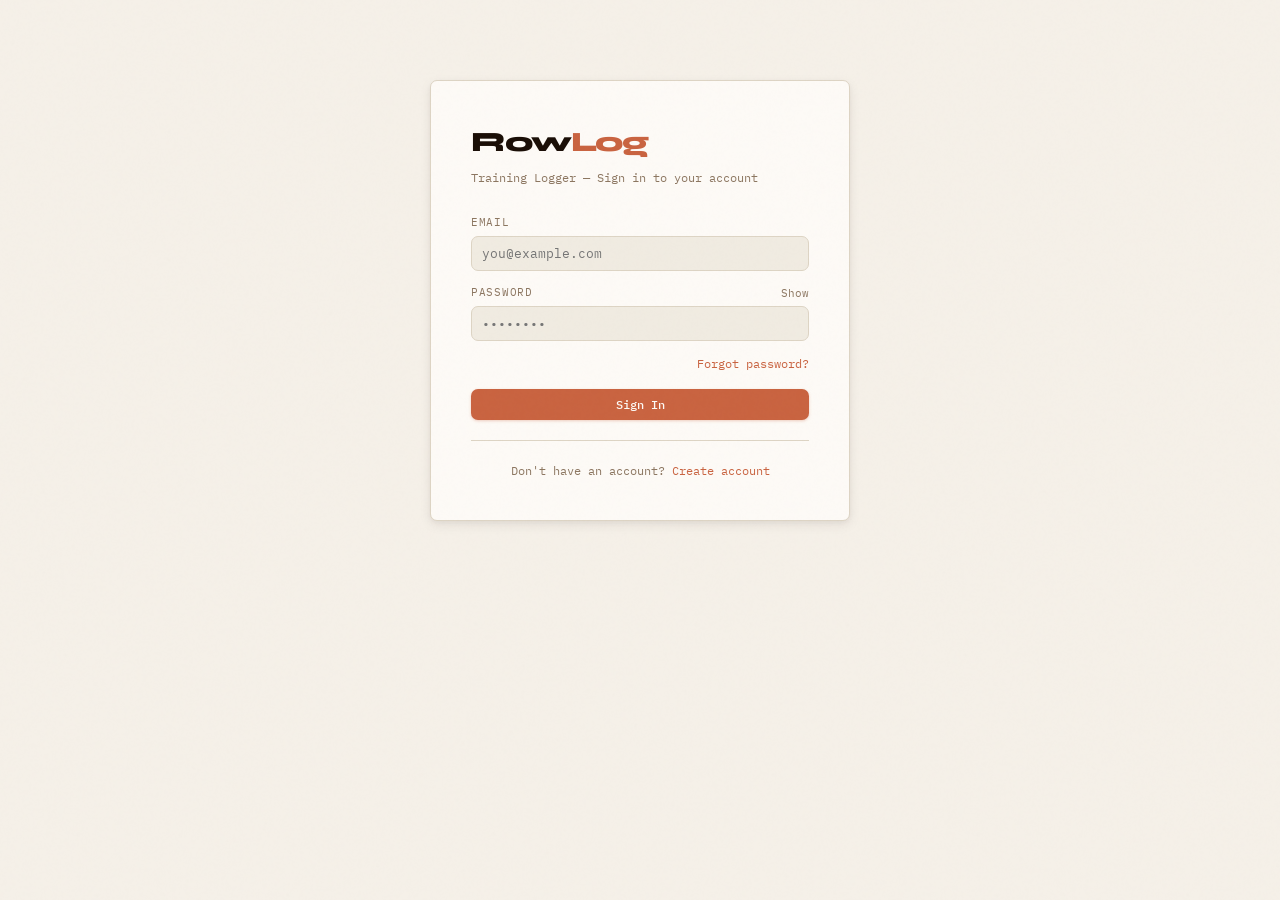
<file: pages/login.html>
<!DOCTYPE html>
<html lang="en">
<head>
  <meta charset="UTF-8">
  <meta name="viewport" content="width=device-width, initial-scale=1.0">
  <title>RowLog — Sign In</title>
  <link rel="preconnect" href="https://fonts.googleapis.com">
  <link rel="preconnect" href="https://fonts.gstatic.com" crossorigin>
  <link href="https://fonts.googleapis.com/css2?family=IBM+Plex+Mono:ital,wght@0,400;0,500;0,600;1,400&family=Syne:wght@400;600;700;800&display=swap" rel="stylesheet">
  <link rel="stylesheet" href="../css/styles.css">
  <style>
    html, body { overflow: auto; }
  </style>
</head>
<body>
<div class="auth-page">
  <div class="auth-card">
    <div class="auth-logo">Row<span>Log</span></div>
    <div class="auth-subtitle">Training Logger — Sign in to your account</div>

    <div id="login-error" class="auth-error"></div>

    <form id="login-form">
      <div class="form-group">
        <label>Email</label>
        <input type="email" id="login-email" placeholder="you@example.com" required autocomplete="email">
      </div>
      <div class="form-group">
        <label style="display:flex;justify-content:space-between;align-items:center">
          Password
          <button type="button" id="toggle-password" style="background:none;border:none;font-size:11px;color:var(--text2);cursor:pointer;padding:0;font-family:inherit">Show</button>
        </label>
        <input type="password" id="login-password" placeholder="••••••••" required autocomplete="current-password">
      </div>
      <div style="display:flex;justify-content:flex-end;margin-bottom:16px">
        <a href="#" id="forgot-link" class="auth-link">Forgot password?</a>
      </div>
      <button type="submit" class="btn btn-primary" style="width:100%;justify-content:center">Sign In</button>
    </form>

    <div class="auth-divider"></div>
    <div style="text-align:center">
      <span style="font-size:12px;color:var(--text2)">Don't have an account? </span>
      <a href="register.html" class="auth-link">Create account</a>
    </div>
  </div>
</div>

<script type="module">
  import { initLoginPage, checkAuth } from '../js/auth.js'

  // If already logged in, redirect
  checkAuth().then(session => {
    if (session) window.location.href = '/pages/app.html'
  })

  initLoginPage()
</script>
</body>
</html>
</file>
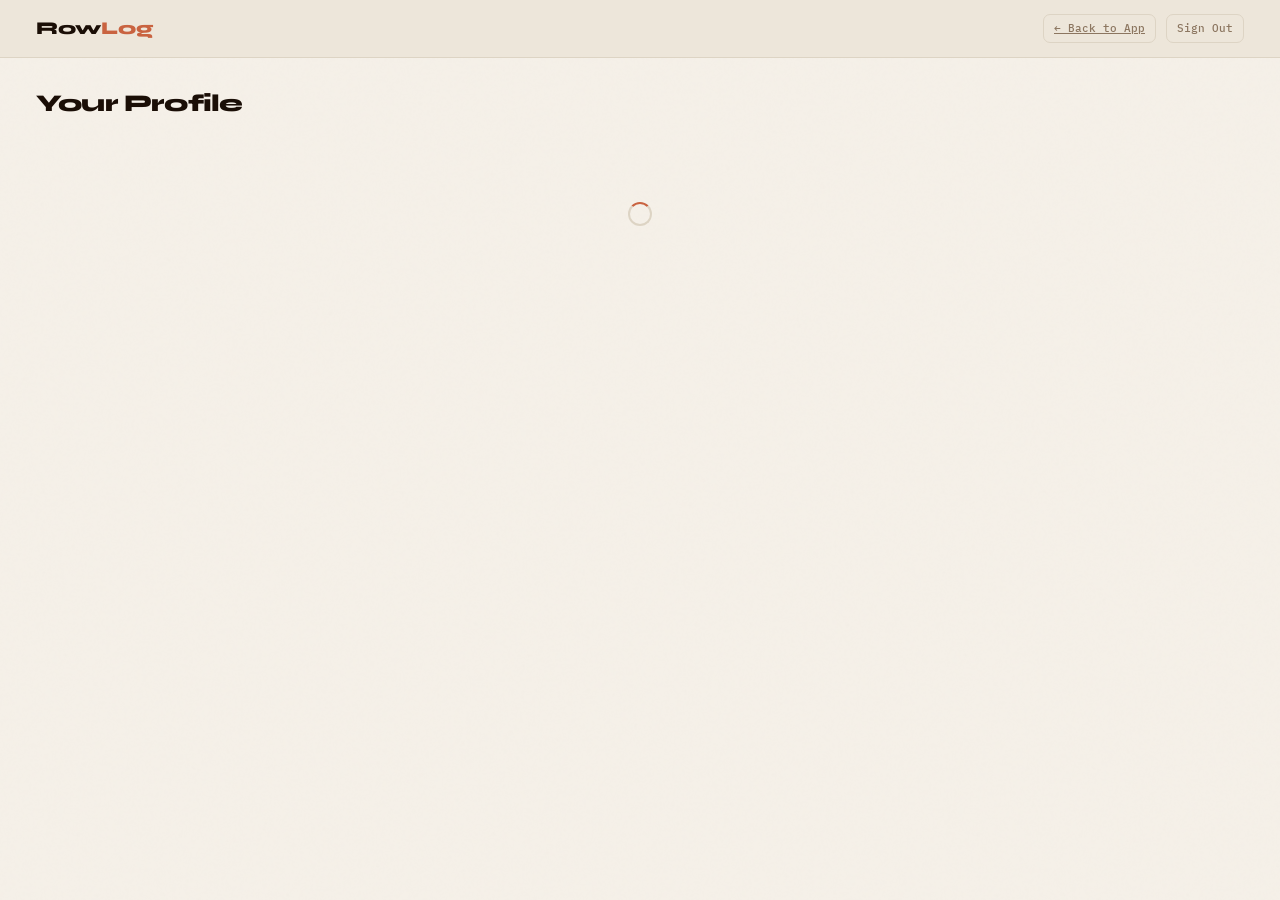
<file: pages/profile.html>
<!DOCTYPE html>
<html lang="en">
<head>
  <meta charset="UTF-8">
  <meta name="viewport" content="width=device-width, initial-scale=1.0">
  <title>RowLog — Profile</title>
  <link rel="preconnect" href="https://fonts.googleapis.com">
  <link rel="preconnect" href="https://fonts.gstatic.com" crossorigin>
  <link href="https://fonts.googleapis.com/css2?family=IBM+Plex+Mono:ital,wght@0,400;0,500;0,600;1,400&family=Syne:wght@400;600;700;800&display=swap" rel="stylesheet">
  <link rel="stylesheet" href="../css/styles.css">
  <style>
    html, body { overflow: auto; height: auto; }
    #app { display: block; height: auto; }
  </style>
</head>
<body>
<div id="app" style="display:flex;flex-direction:column;min-height:100vh">
  <!-- Simple top bar for standalone profile page -->
  <div style="background:var(--bg2);border-bottom:1px solid var(--border);padding:14px 36px;display:flex;align-items:center;justify-content:space-between">
    <div style="font-family:var(--head);font-size:18px;font-weight:800;color:var(--bright)">Row<span style="color:var(--accent)">Log</span></div>
    <div style="display:flex;gap:10px">
      <a href="app.html" class="btn btn-ghost btn-sm">← Back to App</a>
      <button class="btn btn-ghost btn-sm" onclick="window._signOut()">Sign Out</button>
    </div>
  </div>

  <div style="padding:28px 36px;flex:1">
    <h2>Your Profile</h2>
    <div id="profile-content">
      <div class="loading-overlay" style="position:static;padding:60px;background:transparent">
        <div class="spinner"></div>
      </div>
    </div>
  </div>
</div>

<div class="toast-container" id="toast-container"></div>

<script type="module">
  import { checkAuth, signOut } from '../js/auth.js'
  import { renderProfile } from '../js/social.js'
  import { showToast } from '../js/toast.js'

  window._signOut = signOut
  window.showToast = showToast

  async function init() {
    const session = await checkAuth()
    if (!session) return
    await renderProfile()
  }

  init()
</script>
</body>
</html>
</file>
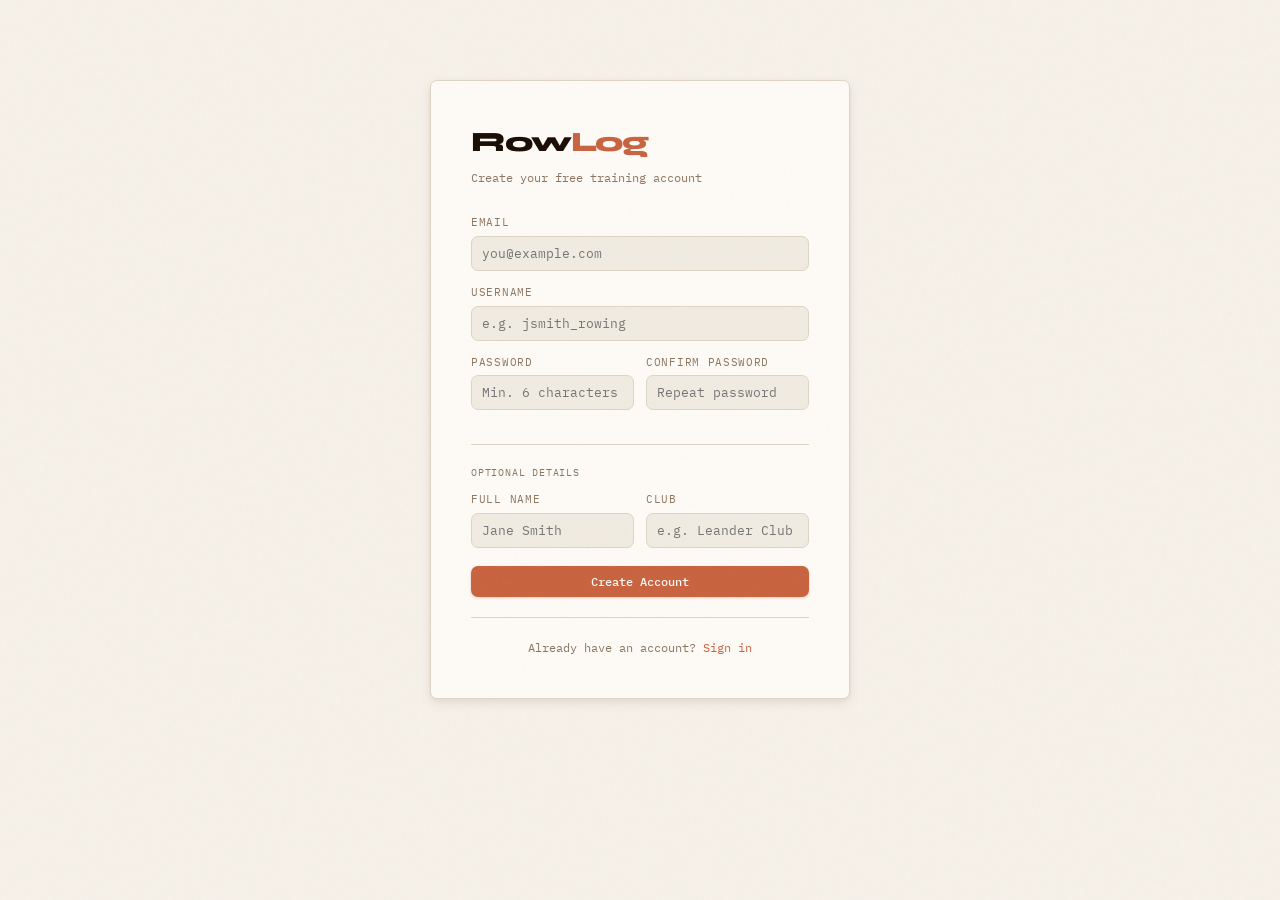
<file: pages/register.html>
<!DOCTYPE html>
<html lang="en">
<head>
  <meta charset="UTF-8">
  <meta name="viewport" content="width=device-width, initial-scale=1.0">
  <title>RowLog — Create Account</title>
  <link rel="preconnect" href="https://fonts.googleapis.com">
  <link rel="preconnect" href="https://fonts.gstatic.com" crossorigin>
  <link href="https://fonts.googleapis.com/css2?family=IBM+Plex+Mono:ital,wght@0,400;0,500;0,600;1,400&family=Syne:wght@400;600;700;800&display=swap" rel="stylesheet">
  <link rel="stylesheet" href="../css/styles.css">
  <style>
    html, body { overflow: auto; }
  </style>
</head>
<body>
<div class="auth-page">
  <div class="auth-card">
    <div class="auth-logo">Row<span>Log</span></div>
    <div class="auth-subtitle">Create your free training account</div>

    <div id="register-error" class="auth-error"></div>

    <form id="register-form">
      <div class="form-group">
        <label>Email</label>
        <input type="email" id="reg-email" placeholder="you@example.com" required autocomplete="email">
      </div>

      <div class="form-group">
        <label>Username</label>
        <input type="text" id="reg-username" placeholder="e.g. jsmith_rowing" required autocomplete="username" minlength="3" pattern="[a-zA-Z0-9_]+">
        <div id="username-check" class="username-check"></div>
      </div>

      <div class="form-row form-row-2" style="gap:12px">
        <div class="form-group">
          <label>Password</label>
          <input type="password" id="reg-password" placeholder="Min. 6 characters" required autocomplete="new-password" minlength="6">
        </div>
        <div class="form-group">
          <label>Confirm Password</label>
          <input type="password" id="reg-confirm" placeholder="Repeat password" required autocomplete="new-password">
        </div>
      </div>

      <div class="auth-divider"></div>
      <div style="font-size:10px;text-transform:uppercase;letter-spacing:0.8px;color:var(--text2);margin-bottom:12px">Optional details</div>

      <div class="form-row form-row-2" style="gap:12px">
        <div class="form-group">
          <label>Full Name</label>
          <input type="text" id="reg-fullname" placeholder="Jane Smith" autocomplete="name">
        </div>
        <div class="form-group">
          <label>Club</label>
          <input type="text" id="reg-club" placeholder="e.g. Leander Club">
        </div>
      </div>

      <button type="submit" class="btn btn-primary" style="width:100%;justify-content:center;margin-top:4px">Create Account</button>
    </form>

    <div class="auth-divider"></div>
    <div style="text-align:center">
      <span style="font-size:12px;color:var(--text2)">Already have an account? </span>
      <a href="login.html" class="auth-link">Sign in</a>
    </div>
  </div>
</div>

<script type="module">
  import { initRegisterPage, checkAuth } from '../js/auth.js'

  // If already logged in, redirect
  checkAuth().then(session => {
    if (session) window.location.href = '/pages/app.html'
  })

  initRegisterPage()
</script>
</body>
</html>
</file>
<file: css/styles.css>
:root {
  /* Claude-inspired warm cream palette */
  --bg:     #F5F0E8;
  --bg2:    #EDE6DA;
  --bg3:    #FDFAF6;
  --bg4:    #F0EBE1;
  --border: #DDD4C4;
  --border2:#C8BAA8;
  --accent: #C96340;
  --accent2:rgba(201,99,64,0.10);
  --accent3:rgba(201,99,64,0.06);
  --text:   #2C1F14;
  --text2:  #8C7660;
  --text3:  #C0AE9A;
  --bright: #1A0E06;
  --red:    #B83232;
  --red2:   rgba(184,50,50,0.10);
  --green:  #2E7A4A;
  --green2: rgba(46,122,74,0.10);
  --amber:  #A86020;
  --amber2: rgba(168,96,32,0.10);
  --cyan:   #2A6E8A;
  --purple: #6040A0;
  --mono: 'IBM Plex Mono', monospace;
  --head: 'Syne', sans-serif;
  --r: 7px;
  --shadow: 0 1px 3px rgba(44,31,20,0.07), 0 1px 2px rgba(44,31,20,0.04);
  --shadow-md: 0 4px 12px rgba(44,31,20,0.08), 0 2px 4px rgba(44,31,20,0.04);
}
*{margin:0;padding:0;box-sizing:border-box}
html,body{
  height:100%;
  background:var(--bg);
  color:var(--text);
  font-family:var(--mono);
  font-size:13px;
  line-height:1.5;
  overflow:hidden;
}
/* Subtle warm grain on body */
body::before{
  content:'';
  position:fixed;inset:0;
  background-image:url("data:image/svg+xml,%3Csvg viewBox='0 0 200 200' xmlns='http://www.w3.org/2000/svg'%3E%3Cfilter id='n'%3E%3CfeTurbulence type='fractalNoise' baseFrequency='0.75' numOctaves='4' stitchTiles='stitch'/%3E%3C/filter%3E%3Crect width='100%25' height='100%25' filter='url(%23n)' opacity='0.025'/%3E%3C/svg%3E");
  pointer-events:none;
  z-index:0;
  opacity:0.6;
}
#app{position:relative;z-index:1}
::-webkit-scrollbar{width:5px;height:5px}
::-webkit-scrollbar-track{background:transparent}
::-webkit-scrollbar-thumb{background:var(--border2);border-radius:3px}

/* LAYOUT */
#app{display:flex;height:100vh}
#sidebar{
  width:216px;min-width:216px;
  background:var(--bg2);
  border-right:1px solid var(--border);
  display:flex;flex-direction:column;
  overflow:hidden;
}
.sidebar-logo{
  padding:22px 20px 18px;
  border-bottom:1px solid var(--border);
  position:relative;
}
.sidebar-logo::after{
  content:'';
  position:absolute;bottom:0;left:20px;right:20px;
  height:2px;
  background:linear-gradient(90deg,var(--accent),transparent);
  border-radius:1px;
}
.sidebar-logo h1{
  font-family:var(--head);
  font-size:21px;font-weight:800;
  color:var(--bright);
  letter-spacing:-0.8px;
}
.sidebar-logo span{color:var(--accent)}
.sidebar-subtitle{
  font-size:9px;color:var(--text2);
  margin-top:3px;letter-spacing:1.2px;text-transform:uppercase;
}
nav{flex:1;padding:10px 0;overflow-y:auto}
.nav-item{
  display:flex;align-items:center;gap:10px;
  padding:9px 20px;
  color:var(--text2);
  cursor:pointer;
  transition:all 0.18s;
  font-size:12px;font-family:var(--mono);letter-spacing:0.2px;
  border-left:2px solid transparent;
  text-decoration:none;
}
.nav-item:hover{color:var(--text);background:var(--accent3)}
.nav-item.active{
  color:var(--accent);
  background:var(--accent2);
  border-left-color:var(--accent);
  font-weight:500;
}
.nav-item svg{flex-shrink:0;opacity:0.7;transition:opacity 0.18s}
.nav-item:hover svg,.nav-item.active svg{opacity:1}
#main{flex:1;overflow-y:auto;overflow-x:hidden;background:var(--bg)}
.page{display:none;padding:28px 36px;min-height:100%}
.page.active{display:block}

/* TYPOGRAPHY */
h2{
  font-family:var(--head);font-size:24px;font-weight:800;
  color:var(--bright);margin-bottom:20px;letter-spacing:-0.8px;
}
h3{
  font-family:var(--head);font-size:14px;font-weight:700;
  color:var(--bright);margin-bottom:12px;letter-spacing:-0.2px;
}
h4{font-family:var(--head);font-size:13px;font-weight:600;color:var(--text);margin-bottom:8px}

/* CARDS */
.card{
  background:var(--bg3);
  border:1px solid var(--border);
  border-radius:var(--r);
  padding:20px;
  box-shadow:var(--shadow);
}
.card-sm{padding:14px 16px}
.card+.card{margin-top:16px}
.grid{display:grid;gap:16px}
.grid-2{grid-template-columns:1fr 1fr}
.grid-3{grid-template-columns:1fr 1fr 1fr}
.grid-4{grid-template-columns:repeat(4,1fr)}

/* STAT BAR */
.stat-bar{
  background:var(--bg3);
  border:1px solid var(--border);
  border-radius:var(--r);
  padding:16px 24px;
  display:flex;gap:0;
  margin-bottom:20px;
  overflow-x:auto;
  box-shadow:var(--shadow);
}
.stat-item{flex:1;min-width:120px;padding:0 24px;border-right:1px solid var(--border);text-align:center}
.stat-item:first-child{padding-left:0}
.stat-item:last-child{border-right:none;padding-right:0}
.stat-val{
  font-family:var(--mono);font-size:24px;font-weight:600;
  color:var(--bright);line-height:1.1;
  letter-spacing:-0.5px;
}
.stat-label{font-size:9.5px;color:var(--text2);text-transform:uppercase;letter-spacing:1px;margin-top:4px}
.stat-sub{font-size:11px;color:var(--accent);margin-top:2px;font-weight:500}

/* CHIPS */
.chip{display:inline-flex;align-items:center;padding:2px 9px;border-radius:12px;font-size:10.5px;font-weight:500;white-space:nowrap;font-family:var(--mono);letter-spacing:0.1px}
.chip-race     {background:rgba(184,50,50,0.10);     color:#8C1C1C; border:1px solid rgba(184,50,50,0.22)}
.chip-water    {background:rgba(42,110,160,0.10);    color:#1A4E7A; border:1px solid rgba(42,110,160,0.22)}
.chip-pieces   {background:rgba(26,120,138,0.10);    color:#0D556A; border:1px solid rgba(26,120,138,0.22)}
.chip-ut2      {background:rgba(46,122,74,0.10);     color:#1A5830; border:1px solid rgba(46,122,74,0.22)}
.chip-threshold{background:rgba(168,96,32,0.10);     color:#7A4010; border:1px solid rgba(168,96,32,0.22)}
.chip-intervals{background:rgba(201,99,64,0.12);     color:#8A3018; border:1px solid rgba(201,99,64,0.25)}
.chip-sc       {background:rgba(96,64,160,0.10);     color:#40207A; border:1px solid rgba(96,64,160,0.22)}
.chip-rest     {background:rgba(140,118,96,0.10);    color:#5A4A3A; border:1px solid rgba(140,118,96,0.20)}
.chip-other    {background:rgba(100,120,140,0.10);   color:#405060; border:1px solid rgba(100,120,140,0.20)}
.chip-pb       {background:rgba(168,96,32,0.12);     color:#7A4010; border:1px solid rgba(168,96,32,0.28)}

/* FORMS */
.form-group{margin-bottom:14px}
label{display:block;font-size:10.5px;color:var(--text2);text-transform:uppercase;letter-spacing:0.7px;margin-bottom:5px}
input,select,textarea{
  width:100%;
  background:var(--bg4);
  border:1px solid var(--border);
  border-radius:var(--r);
  color:var(--text);
  font-family:var(--mono);font-size:13px;
  padding:8px 10px;outline:none;
  transition:border-color 0.15s, box-shadow 0.15s;
}
input:focus,select:focus,textarea:focus{
  border-color:var(--accent);
  box-shadow:0 0 0 3px rgba(201,99,64,0.10);
}
select option{background:var(--bg3);color:var(--text)}
textarea{resize:vertical;min-height:60px}
input[type=date]::-webkit-calendar-picker-indicator{opacity:0.5;cursor:pointer}
.form-row{display:grid;gap:12px}
.form-row-2{grid-template-columns:1fr 1fr}
.form-row-3{grid-template-columns:1fr 1fr 1fr}
.form-row-4{grid-template-columns:1fr 1fr 1fr 1fr}

/* BUTTONS */
.btn{display:inline-flex;align-items:center;gap:6px;padding:8px 16px;border-radius:var(--r);border:none;cursor:pointer;font-family:var(--mono);font-size:12px;font-weight:500;transition:all 0.15s;white-space:nowrap}
.btn-primary{background:var(--accent);color:#FDFAF6;box-shadow:0 1px 3px rgba(201,99,64,0.3)}
.btn-primary:hover{background:#B05030;box-shadow:0 2px 6px rgba(201,99,64,0.4);transform:translateY(-1px)}
.btn-ghost{background:transparent;color:var(--text2);border:1px solid var(--border)}
.btn-ghost:hover{color:var(--text);border-color:var(--border2);background:var(--bg4)}
.btn-danger{background:var(--red2);color:var(--red);border:1px solid rgba(184,50,50,0.22)}
.btn-danger:hover{background:rgba(184,50,50,0.18)}
.btn-sm{padding:5px 10px;font-size:11px}
.btn-icon{padding:6px;background:transparent;border:none;color:var(--text2);cursor:pointer;border-radius:4px;transition:all 0.15s;display:inline-flex}
.btn-icon:hover{color:var(--red);background:var(--red2)}

/* TABLES */
table{width:100%;border-collapse:collapse}
th{font-size:10px;text-transform:uppercase;letter-spacing:0.9px;color:var(--text2);padding:8px 12px;border-bottom:1px solid var(--border);text-align:left;font-weight:500}
td{padding:9px 12px;border-bottom:1px solid var(--border);font-size:12px;vertical-align:middle}
tr:last-child td{border-bottom:none}
tr:hover td{background:var(--accent3)}
.tbl-mono{font-family:var(--mono)}

/* CHARTS */
.chart-wrap{position:relative;width:100%}
.chart-wrap canvas{display:block;width:100%!important}
.chart-legend{display:flex;gap:16px;flex-wrap:wrap;margin-bottom:12px}
.legend-item{display:flex;align-items:center;gap:6px;font-size:11px;color:var(--text2)}
.legend-dot{width:8px;height:8px;border-radius:50%;flex-shrink:0}

/* CALENDAR */
.cal-header{display:flex;align-items:center;justify-content:space-between;margin-bottom:16px}
.cal-grid{display:grid;grid-template-columns:repeat(7,1fr);gap:3px}
.cal-day-label{text-align:center;font-size:9.5px;color:var(--text2);padding:4px 0;text-transform:uppercase;letter-spacing:0.6px}
.cal-day{
  aspect-ratio:1;border-radius:5px;
  display:flex;flex-direction:column;align-items:center;justify-content:center;
  cursor:pointer;transition:all 0.15s;
  border:1px solid transparent;
  position:relative;min-height:44px;font-size:11px;
}
.cal-day:hover{border-color:var(--accent) !important;box-shadow:0 0 0 2px var(--accent2)}
.cal-day.empty{cursor:default;pointer-events:none}
.cal-day.today{border-color:var(--accent) !important;box-shadow:0 0 0 2px var(--accent2)}
.cal-day-num{font-size:11px;font-weight:500;line-height:1}
.cal-day-dots{display:flex;gap:2px;margin-top:3px;flex-wrap:wrap;justify-content:center;max-width:28px}
.cal-dot{width:4px;height:4px;border-radius:50%}
.cal-month-nav{display:flex;align-items:center;gap:8px}

/* PB BOARD */
.pb-grid{display:grid;grid-template-columns:repeat(auto-fill,minmax(160px,1fr));gap:10px}
.pb-card{
  background:var(--bg4);border:1px solid var(--border);
  border-radius:var(--r);padding:14px 16px;
  transition:box-shadow 0.15s;
}
.pb-card:hover{box-shadow:var(--shadow-md)}
.pb-card.has-pb{border-color:rgba(168,96,32,0.30);background:rgba(168,96,32,0.04)}
.pb-type{font-size:9.5px;color:var(--text2);text-transform:uppercase;letter-spacing:0.9px;margin-bottom:5px}
.pb-val{font-size:22px;font-weight:600;color:var(--bright);line-height:1;letter-spacing:-0.5px}
.pb-date{font-size:10px;color:var(--text2);margin-top:4px}
.pb-prev{font-size:10px;color:var(--green);margin-top:2px;font-weight:500}

/* SESSION LOG BLOCKS */
.session-block{
  background:var(--bg4);border:1px solid var(--border);
  border-radius:var(--r);padding:16px;margin-bottom:12px;
  position:relative;box-shadow:var(--shadow);
}
.session-block-header{display:flex;align-items:center;justify-content:space-between;margin-bottom:14px}
.session-num{
  font-family:var(--head);font-size:11px;font-weight:700;
  color:var(--accent);text-transform:uppercase;letter-spacing:0.8px;
}
.exercise-row{display:grid;grid-template-columns:1fr 80px 60px 60px 24px;gap:8px;align-items:center;margin-bottom:6px}
.exercise-row input{margin:0}

/* MISC */
.divider{height:1px;background:var(--border);margin:16px 0}
.tag-row{display:flex;gap:6px;flex-wrap:wrap;align-items:center}
.empty-state{text-align:center;padding:48px 20px;color:var(--text2)}
.empty-state svg{margin:0 auto 12px;display:block;opacity:0.2}
.empty-state p{font-size:13px}
.page-header{display:flex;align-items:center;justify-content:space-between;margin-bottom:20px}
.page-header h2{margin-bottom:0}
.badge{display:inline-flex;align-items:center;padding:1px 7px;border-radius:10px;font-size:10px;font-weight:600;background:rgba(168,96,32,0.12);color:var(--amber);margin-left:6px;border:1px solid rgba(168,96,32,0.22)}
.text-accent{color:var(--accent)}
.text-green{color:var(--green)}
.text-red{color:var(--red)}
.text-amber{color:var(--amber)}
.text-muted{color:var(--text2)}
.mt-4{margin-top:4px}
.mt-8{margin-top:8px}
.mt-12{margin-top:12px}
.mt-16{margin-top:16px}
.mt-20{margin-top:20px}
.flex{display:flex}
.flex-center{display:flex;align-items:center}
.flex-between{display:flex;align-items:center;justify-content:space-between}
.gap-8{gap:8px}
.gap-12{gap:12px}
.gap-16{gap:16px}
.filter-row{display:flex;gap:6px;flex-wrap:wrap;margin-bottom:16px;align-items:center}
.filter-btn{
  padding:4px 12px;border-radius:14px;font-size:11px;
  cursor:pointer;border:1px solid var(--border);
  background:transparent;color:var(--text2);
  font-family:var(--mono);transition:all 0.15s;
}
.filter-btn.active{background:var(--accent2);border-color:var(--accent);color:var(--accent);font-weight:500}
.filter-btn:hover{color:var(--text);border-color:var(--border2);background:var(--bg4)}
.race-card{
  background:var(--bg4);border:1px solid var(--border);
  border-radius:var(--r);padding:16px 18px;margin-bottom:10px;
  box-shadow:var(--shadow);
}
.race-card.upcoming{border-left:3px solid var(--accent)}
.race-card.past{border-left:3px solid var(--border2)}
.tsb-pos{color:var(--green)}
.tsb-neg{color:var(--red)}
.inline-form{
  background:var(--bg4);border:1px solid var(--border);
  border-radius:var(--r);padding:18px;margin-bottom:16px;
  box-shadow:var(--shadow);
}

/* GUIDE PAGE */
.guide-section{margin-bottom:32px}
.guide-section:last-child{margin-bottom:0}
.guide-lead{font-size:14px;color:var(--text2);line-height:1.7;margin-bottom:20px;max-width:680px}
.guide-grid{display:grid;grid-template-columns:1fr 1fr;gap:12px}
.guide-grid-3{display:grid;grid-template-columns:1fr 1fr 1fr;gap:12px}
.guide-card{background:var(--bg4);border:1px solid var(--border);border-radius:var(--r);padding:16px 18px}
.guide-card-accent{background:rgba(201,99,64,0.05);border-color:rgba(201,99,64,0.2)}
.guide-label{font-size:9.5px;text-transform:uppercase;letter-spacing:1px;color:var(--text2);margin-bottom:6px;font-weight:500}
.guide-title{font-family:var(--head);font-size:15px;font-weight:700;color:var(--bright);margin-bottom:6px}
.guide-body{font-size:12px;color:var(--text2);line-height:1.65}
.guide-body p{margin-bottom:8px}
.guide-body p:last-child{margin-bottom:0}
.guide-formula{font-family:var(--mono);font-size:12px;background:var(--bg2);border:1px solid var(--border);border-radius:5px;padding:10px 14px;color:var(--text);margin:10px 0;line-height:1.8}
.guide-formula span{color:var(--accent);font-weight:600}
.guide-tsb-table{width:100%;border-collapse:collapse;font-size:12px;margin-top:8px}
.guide-tsb-table td{padding:7px 12px;border-bottom:1px solid var(--border)}
.guide-tsb-table tr:last-child td{border-bottom:none}
.guide-tsb-table td:first-child{font-family:var(--mono);font-weight:600;white-space:nowrap}
.guide-rpe-row{display:flex;gap:4px;margin:10px 0}
.guide-rpe-cell{flex:1;border-radius:4px;padding:8px 4px;text-align:center;font-size:10px;font-weight:600;font-family:var(--mono);line-height:1.3}
.guide-chip-row{display:flex;gap:6px;flex-wrap:wrap;margin-top:8px}
.guide-divider{height:1px;background:var(--border);margin:28px 0}
.guide-nav-hint{display:flex;gap:8px;align-items:center;font-size:12px;color:var(--text2);background:var(--bg4);border:1px solid var(--border);border-radius:var(--r);padding:10px 14px;margin-bottom:8px}
.guide-nav-hint svg{flex-shrink:0;color:var(--accent)}
.guide-step{display:flex;gap:14px;margin-bottom:14px;align-items:flex-start}
.guide-step-num{width:24px;height:24px;border-radius:50%;background:var(--accent);color:#fff;font-size:11px;font-weight:700;display:flex;align-items:center;justify-content:center;flex-shrink:0;margin-top:1px}
.guide-step-body{flex:1}
.guide-step-body strong{display:block;font-size:13px;color:var(--bright);margin-bottom:3px;font-family:var(--head);font-weight:600}
.guide-step-body span{font-size:12px;color:var(--text2);line-height:1.6}

/* CHECK-IN / READINESS / SLEEP */
.checkin-banner{display:flex;align-items:center;justify-content:space-between;background:rgba(168,96,32,0.07);border:1px solid rgba(168,96,32,0.22);border-radius:var(--r);padding:10px 16px;margin-bottom:16px}
.checkin-banner-left{display:flex;align-items:center;gap:8px;font-size:12px;color:var(--amber);font-weight:500}
.checkin-banner-right{display:flex;align-items:center;gap:6px}
.traffic-light{display:inline-flex;align-items:center;gap:7px;padding:5px 12px;border-radius:20px;font-size:12px;font-weight:600;font-family:var(--mono)}
.traffic-green{background:rgba(46,122,74,0.10);color:var(--green);border:1px solid rgba(46,122,74,0.25)}
.traffic-amber{background:rgba(168,96,32,0.10);color:var(--amber);border:1px solid rgba(168,96,32,0.22)}
.traffic-red{background:rgba(184,50,50,0.10);color:var(--red);border:1px solid rgba(184,50,50,0.22)}
.readiness-ring{width:120px;height:120px;position:relative;display:flex;align-items:center;justify-content:center;flex-shrink:0}
.readiness-ring svg{position:absolute;top:0;left:0;transform:rotate(-90deg)}
.readiness-ring-inner{text-align:center;position:relative;z-index:1}
.readiness-ring-num{font-family:var(--mono);font-size:28px;font-weight:600;color:var(--bright);line-height:1;letter-spacing:-1px}
.readiness-ring-lbl{font-size:9px;color:var(--text2);text-transform:uppercase;letter-spacing:0.8px;margin-top:2px}
.slider-row{margin-bottom:14px}
.slider-label{display:flex;justify-content:space-between;align-items:center;margin-bottom:6px}
.slider-label .sl-name{font-size:11px;color:var(--text2);text-transform:uppercase;letter-spacing:0.6px}
.slider-label .sl-val{font-family:var(--mono);font-size:16px;font-weight:600;color:var(--text);min-width:20px;text-align:right}
input[type=range]{-webkit-appearance:none;width:100%;height:4px;border-radius:2px;background:var(--border2);outline:none;border:none!important;padding:0!important;cursor:pointer;box-shadow:none!important;transition:none}
input[type=range]::-webkit-slider-thumb{-webkit-appearance:none;width:16px;height:16px;border-radius:50%;background:var(--accent);border:2px solid var(--bg3);box-shadow:0 1px 3px rgba(44,31,20,0.15);cursor:pointer;transition:transform 0.15s}
input[type=range]::-webkit-slider-thumb:hover{transform:scale(1.2)}
input[type=range]:focus{border:none!important;box-shadow:none!important;outline:none!important}
.sleep-stat-grid{display:grid;grid-template-columns:repeat(4,1fr);gap:10px;margin-bottom:16px}
.sleep-stat{background:var(--bg4);border:1px solid var(--border);border-radius:var(--r);padding:12px 14px;box-shadow:var(--shadow)}
.sleep-stat-val{font-family:var(--mono);font-size:20px;font-weight:600;color:var(--bright);line-height:1;letter-spacing:-0.5px}
.sleep-stat-label{font-size:9.5px;color:var(--text2);text-transform:uppercase;letter-spacing:0.8px;margin-top:3px}
.sleep-stat-sub{font-size:10px;color:var(--text3);margin-top:2px}
.corr-insight{background:var(--bg4);border:1px solid var(--border);border-radius:var(--r);padding:12px 16px;margin-top:12px;font-size:12px;display:flex;align-items:flex-start;gap:10px;line-height:1.6}
.corr-insight svg{flex-shrink:0;color:var(--cyan);margin-top:1px}
.summary-card{background:var(--bg3);border:1px solid var(--border);border-radius:var(--r);padding:14px 20px;margin-bottom:16px;box-shadow:var(--shadow);display:flex;align-items:center;gap:24px;flex-wrap:wrap}
.summary-rec{flex:1;min-width:180px}
.summary-rec strong{display:block;font-size:9.5px;color:var(--text2);text-transform:uppercase;letter-spacing:0.8px;margin-bottom:4px}
.summary-rec p{font-size:13px;color:var(--text);line-height:1.4}
.summary-metrics{display:flex;gap:20px;flex-wrap:wrap}
.summary-metric{text-align:center;min-width:56px}
.summary-metric-val{font-family:var(--mono);font-size:16px;font-weight:600;color:var(--bright);line-height:1}
.summary-metric-label{font-size:9.5px;color:var(--text2);text-transform:uppercase;letter-spacing:0.7px;margin-top:3px}
.ci-prev-card{background:var(--bg3);border:1px solid var(--border);border-radius:var(--r);padding:14px 16px;margin-bottom:10px;box-shadow:var(--shadow)}
.ci-breakdown-grid{display:grid;grid-template-columns:1fr auto auto;gap:5px 14px;align-items:center;font-size:12px}
.ci-breakdown-grid span:nth-child(3n+2){color:var(--text);font-weight:500}
.ci-breakdown-grid span:nth-child(3n+3){color:var(--accent);font-weight:600;text-align:right}

/* ─── AUTH PAGES ─────────────────────────────── */
.auth-page { min-height:100vh; background:var(--bg); overflow-y:auto; }
.auth-card { max-width:420px; margin:80px auto; background:var(--bg3); border:1px solid var(--border); border-radius:var(--r); padding:40px; box-shadow:var(--shadow-md) }
.auth-logo { font-family:var(--head); font-size:28px; font-weight:800; color:var(--bright); letter-spacing:-1px; margin-bottom:6px }
.auth-logo span { color:var(--accent) }
.auth-subtitle { font-size:12px; color:var(--text2); margin-bottom:28px }
.auth-divider { height:1px; background:var(--border); margin:20px 0 }
.auth-link { color:var(--accent); text-decoration:none; font-size:12px }
.auth-link:hover { text-decoration:underline }
.auth-error { background:var(--red2); color:var(--red); border:1px solid rgba(184,50,50,0.22); border-radius:var(--r); padding:10px 14px; font-size:12px; margin-bottom:16px; display:none }
.username-check { font-size:11px; margin-top:4px }
.username-ok { color:var(--green) }
.username-taken { color:var(--red) }

/* ─── TOAST ──────────────────────────────────── */
.toast-container { position:fixed; bottom:24px; right:24px; z-index:9999; display:flex; flex-direction:column; gap:8px }
.toast { background:var(--bg3); border:1px solid var(--border); border-radius:var(--r); padding:12px 16px; font-size:12px; box-shadow:var(--shadow-md); display:flex; align-items:center; gap:10px; min-width:240px; animation:slideIn 0.2s ease }
.toast-success { border-left:3px solid var(--green) }
.toast-error { border-left:3px solid var(--red) }
.toast-info { border-left:3px solid var(--accent) }
@keyframes slideIn { from { transform:translateX(20px); opacity:0 } to { transform:translateX(0); opacity:1 } }

/* ─── LOADING ─────────────────────────────────── */
.loading-overlay { position:absolute; inset:0; background:var(--bg); display:flex; align-items:center; justify-content:center; z-index:10 }
.spinner { width:24px; height:24px; border:2px solid var(--border); border-top-color:var(--accent); border-radius:50%; animation:spin 0.7s linear infinite }
@keyframes spin { to { transform:rotate(360deg) } }

/* ─── SOCIAL / PROFILE ───────────────────────── */
.profile-avatar { width:72px; height:72px; border-radius:50%; background:var(--bg2); border:2px solid var(--border); object-fit:cover; display:flex; align-items:center; justify-content:center; font-size:24px; color:var(--text2) }
.connection-card { background:var(--bg4); border:1px solid var(--border); border-radius:var(--r); padding:14px 16px; display:flex; align-items:center; gap:14px; margin-bottom:8px; box-shadow:var(--shadow) }
.feed-event { background:var(--bg3); border:1px solid var(--border); border-radius:var(--r); padding:14px 16px; margin-bottom:8px; display:flex; gap:14px; align-items:flex-start }
.feed-event-icon { width:32px; height:32px; border-radius:50%; display:flex; align-items:center; justify-content:center; flex-shrink:0; font-size:14px }
.feed-pb { background:rgba(168,96,32,0.1) }
.feed-race { background:rgba(184,50,50,0.1) }
.feed-streak { background:rgba(46,122,74,0.1) }
.feed-session { background:rgba(42,110,160,0.1) }
.search-results { position:absolute; top:100%; left:0; right:0; background:var(--bg3); border:1px solid var(--border); border-radius:var(--r); z-index:100; box-shadow:var(--shadow-md); max-height:280px; overflow-y:auto }
.search-result-item { padding:10px 16px; cursor:pointer; display:flex; align-items:center; gap:12px; font-size:12px; border-bottom:1px solid var(--border) }
.search-result-item:hover { background:var(--accent3) }
.search-result-item:last-child { border-bottom:none }
.notif-badge { background:var(--red); color:#fff; border-radius:50%; width:16px; height:16px; font-size:10px; display:inline-flex; align-items:center; justify-content:center; font-weight:700; margin-left:4px }
.nav-item-row { display:flex; align-items:center; justify-content:space-between; width:100% }

/* ─── MIGRATION BANNER ───────────────────────── */
.migration-banner { background:rgba(46,122,74,0.08); border:1px solid rgba(46,122,74,0.25); border-radius:var(--r); padding:14px 18px; margin-bottom:16px; display:flex; align-items:center; gap:14px }

/* ─── COACH PAGE ─────────────────────────────── */
.coach-header { background:var(--bg3); border-bottom:1px solid var(--border); padding:16px 36px; display:flex; align-items:center; justify-content:space-between }
.coach-badge { background:rgba(201,99,64,0.1); color:var(--accent); border:1px solid rgba(201,99,64,0.25); border-radius:14px; padding:3px 12px; font-size:11px; font-weight:600; font-family:var(--mono) }

/* ─── SIDEBAR user section ───────────────────── */
.sidebar-user { padding:12px 16px; border-top:1px solid var(--border); display:flex; align-items:center; gap:10px; margin-top:auto }
.sidebar-user-name { font-size:11px; font-weight:500; color:var(--text); line-height:1.2 }
.sidebar-user-club { font-size:10px; color:var(--text2) }
.sidebar-search { padding:10px 14px; position:relative }
.sidebar-search input { font-size:11px; padding:6px 10px; background:var(--bg); border-color:var(--border) }
</file>
